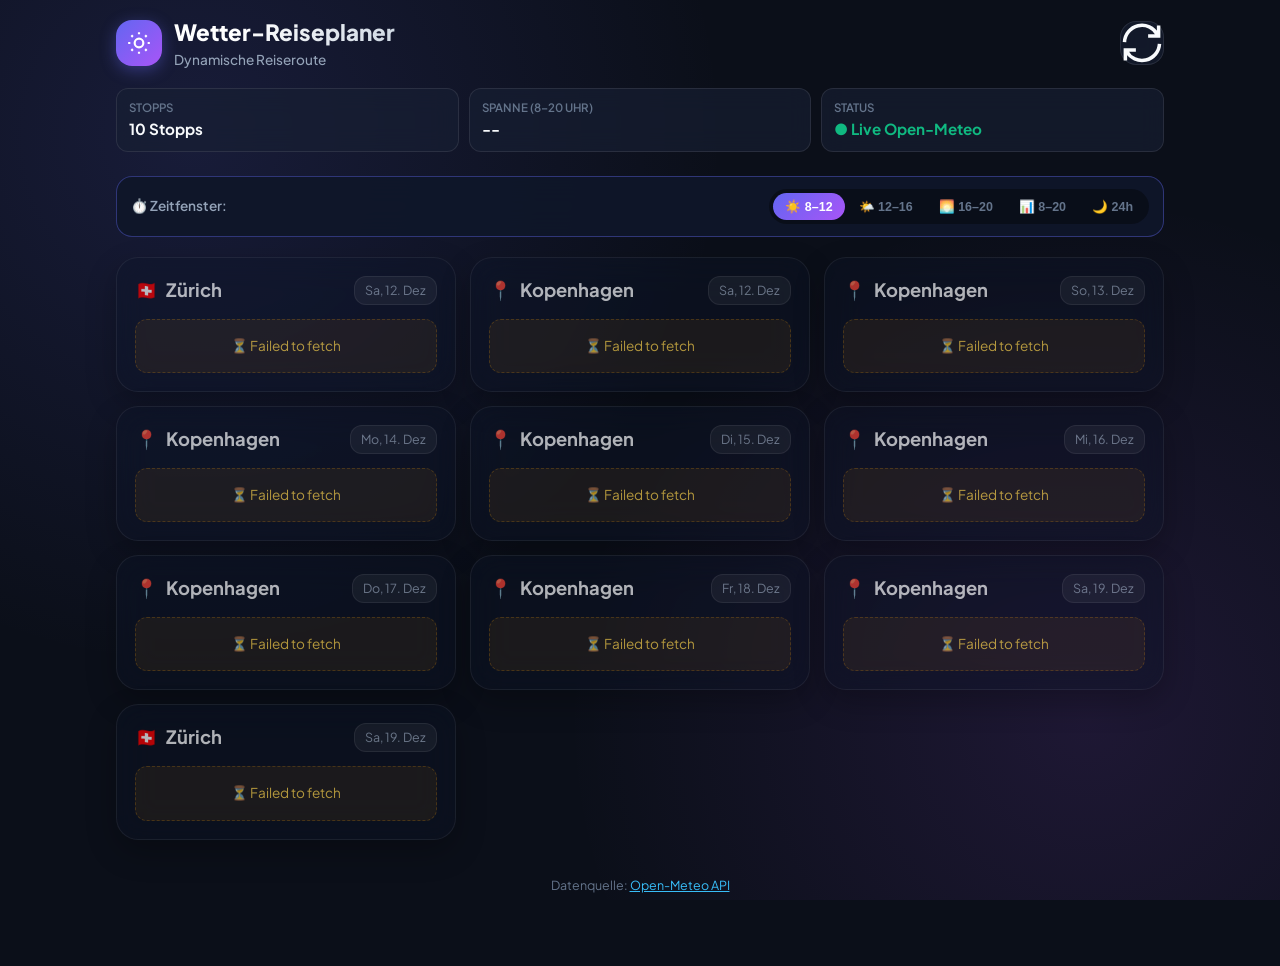
<file: index.html>
<!DOCTYPE html>
<html lang="de">
<head>
    <meta charset="UTF-8">
    <meta name="viewport" content="width=device-width, initial-scale=1.0, maximum-scale=1.0, user-scalable=no">
    <title>Wetter-Reiseplaner</title>
    <link rel="preconnect" href="https://fonts.googleapis.com">
    <link rel="preconnect" href="https://fonts.gstatic.com" crossorigin>
    <link href="https://fonts.googleapis.com/css2?family=Plus+Jakarta+Sans:wght@400;500;600;700;800&display=swap" rel="stylesheet">
    <meta name="mobile-web-app-capable" content="yes">
    <meta name="apple-mobile-web-app-capable" content="yes">
    <meta name="apple-mobile-web-app-status-bar-style" content="black-translucent">
    <meta name="theme-color" content="#0f172a">
    <style>
        :root {
            --bg-main: #0b0f19;
            --card-bg: rgba(23, 31, 51, 0.65);
            --card-border: rgba(255, 255, 255, 0.09);
            --card-border-glow: rgba(99, 102, 241, 0.4);
            --text-primary: #f8fafc;
            --text-secondary: #94a3b8;
            --text-muted: #64748b;
            --accent-indigo: #6366f1;
            --accent-purple: #a855f7;
            --accent-sky: #38bdf8;
            --accent-amber: #f59e0b;
            --accent-emerald: #10b981;
            --accent-rose: #f43f5e;
            --radius-xl: 22px;
            --radius-lg: 16px;
            --radius-md: 12px;
            --shadow-glass: 0 12px 32px 0 rgba(0, 0, 0, 0.37);
        }

        * { margin: 0; padding: 0; box-sizing: border-box; -webkit-tap-highlight-color: transparent; }
        body {
            font-family: 'Plus Jakarta Sans', system-ui, sans-serif;
            background-color: var(--bg-main);
            color: var(--text-primary);
            min-height: 100vh;
            line-height: 1.5;
            background-image: 
                radial-gradient(circle at 15% 15%, rgba(99, 102, 241, 0.15) 0%, transparent 40%),
                radial-gradient(circle at 85% 80%, rgba(168, 85, 247, 0.12) 0%, transparent 40%);
            background-attachment: fixed;
            padding-bottom: 40px;
        }

        .app-container { max-width: 1080px; margin: 0 auto; padding: 16px 16px 32px 16px; }
        .app-header { margin-bottom: 24px; }
        .header-top { display: flex; justify-content: space-between; align-items: center; margin-bottom: 18px; }
        .brand { display: flex; align-items: center; gap: 12px; }
        .brand-icon {
            width: 46px; height: 46px; border-radius: var(--radius-lg);
            background: linear-gradient(135deg, var(--accent-indigo), var(--accent-purple));
            display: flex; align-items: center; justify-content: center; color: #fff;
            box-shadow: 0 4px 16px rgba(99, 102, 241, 0.4);
        }
        .brand-icon svg { width: 26px; height: 26px; }
        h1 { font-size: 1.4rem; font-weight: 800; background: linear-gradient(135deg, #ffffff 30%, #cbd5e1); -webkit-background-clip: text; -webkit-text-fill-color: transparent; }
        .subtitle { font-size: 0.85rem; color: var(--text-secondary); font-weight: 500; }

        .icon-btn {
            width: 44px; height: 44px; border-radius: var(--radius-lg);
            background: var(--card-bg); border: 1px solid var(--card-border);
            color: var(--text-primary); display: flex; align-items: center; justify-content: center;
            cursor: pointer; backdrop-filter: blur(12px); transition: all 0.2s ease;
        }
        .icon-btn:active { transform: scale(0.94); }
        .spinning svg { animation: rotate 1s linear infinite; }
        @keyframes rotate { from { transform: rotate(0deg); } to { transform: rotate(360deg); } }

        .stats-bar { display: grid; grid-template-columns: repeat(2, 1fr); gap: 10px; margin-bottom: 18px; }
        @media (min-width: 640px) { .stats-bar { grid-template-columns: repeat(3, 1fr); } }

        .stat-card {
            background: var(--card-bg); border: 1px solid var(--card-border);
            backdrop-filter: blur(12px); border-radius: var(--radius-md); padding: 10px 12px;
            display: flex; flex-direction: column;
        }
        .stat-label { font-size: 0.72rem; color: var(--text-muted); text-transform: uppercase; font-weight: 600; }
        .stat-value { font-size: 0.95rem; font-weight: 700; color: var(--text-primary); margin-top: 2px; }

        .time-toggle-bar {
            position: sticky; top: 0; z-index: 500; display: flex; flex-wrap: wrap; gap: 10px;
            justify-content: space-between; align-items: center; background: rgba(15, 23, 42, 0.95);
            border: 1px solid var(--card-border-glow); border-radius: var(--radius-lg); padding: 12px 14px;
            margin-bottom: 20px; backdrop-filter: blur(20px);
        }
        .toggle-switch { display: flex; gap: 2px; background: rgba(0, 0, 0, 0.35); padding: 4px; border-radius: 30px; }
        .toggle-btn {
            background: transparent; border: none; color: var(--text-muted); padding: 6px 12px;
            border-radius: 20px; font-size: 0.78rem; font-weight: 600; cursor: pointer; transition: all 0.2s ease;
        }
        .toggle-btn.active { background: linear-gradient(135deg, var(--accent-indigo), var(--accent-purple)); color: #fff; }

        .loader-container { display: flex; flex-direction: column; align-items: center; justify-content: center; padding: 60px 20px; color: var(--text-secondary); gap: 14px; }
        .spinner { width: 38px; height: 38px; border: 3px solid rgba(255, 255, 255, 0.1); border-top-color: var(--accent-indigo); border-radius: 50%; animation: rotate 0.8s linear infinite; }

        .weather-grid { display: grid; grid-template-columns: 1fr; gap: 14px; }
        @media (min-width: 640px) { .weather-grid { grid-template-columns: repeat(2, 1fr); } }
        @media (min-width: 1024px) { .weather-grid { grid-template-columns: repeat(3, 1fr); } }

        .weather-card {
            background: var(--card-bg); border: 1px solid var(--card-border); backdrop-filter: blur(16px);
            border-radius: var(--radius-xl); padding: 18px; box-shadow: var(--shadow-glass); cursor: pointer;
            transition: transform 0.2s ease, border-color 0.2s ease;
        }
        .weather-card:hover { border-color: var(--card-border-glow); transform: translateY(-2px); }
        .weather-card.out-of-range { opacity: 0.7; background: rgba(15, 23, 42, 0.5); cursor: default; }

        .card-header { display: flex; justify-content: space-between; align-items: flex-start; margin-bottom: 14px; }
        .city-badge { display: flex; align-items: center; gap: 8px; font-size: 1.15rem; font-weight: 700; }
        .date-pill { background: rgba(255, 255, 255, 0.07); border: 1px solid rgba(255, 255, 255, 0.1); padding: 4px 10px; border-radius: var(--radius-md); font-size: 0.78rem; color: var(--text-secondary); }

        .card-body { display: flex; align-items: center; justify-content: space-between; margin-bottom: 16px; }
        .weather-info { display: flex; align-items: center; gap: 12px; }
        .weather-icon-wrapper { width: 48px; height: 48px; border-radius: var(--radius-md); background: rgba(255, 255, 255, 0.05); display: flex; align-items: center; justify-content: center; font-size: 1.8rem; }
        .weather-desc { font-size: 0.95rem; font-weight: 600; }
        .temp-box { text-align: right; }
        .temp-max { font-size: 1.4rem; font-weight: 800; }
        .temp-min { font-size: 0.85rem; color: var(--text-muted); }

        .card-metrics { background: rgba(0, 0, 0, 0.22); border-radius: var(--radius-md); padding: 10px 12px; display: flex; flex-direction: column; gap: 8px; font-size: 0.82rem; }
        .metric-row { display: flex; justify-content: space-between; align-items: center; }
        .metric-row.border-top { padding-top: 6px; border-top: 1px solid rgba(255, 255, 255, 0.07); }
        .metric-item { display: flex; align-items: center; gap: 6px; color: var(--text-secondary); }

        .card-click-hint {
            font-size: 0.73rem; color: var(--text-muted); text-align: right; margin-top: 10px;
            display: flex; align-items: center; justify-content: flex-end; gap: 4px; font-weight: 600;
        }
        .weather-card:hover .card-click-hint { color: var(--accent-sky); }

        .out-notice { padding: 16px; background: rgba(245, 158, 11, 0.1); border: 1px dashed rgba(245, 158, 11, 0.3); border-radius: var(--radius-md); color: #fcd34d; font-size: 0.85rem; text-align: center; }
        .hidden { display: none !important; }

        /* Modal Overlay */
        .modal-overlay {
            position: fixed; top: 0; left: 0; width: 100vw; height: 100vh;
            background: rgba(5, 8, 16, 0.82); backdrop-filter: blur(16px);
            z-index: 1000; display: flex; align-items: center; justify-content: center; padding: 16px;
        }
        .modal-card {
            background: rgba(15, 23, 42, 0.96); border: 1px solid var(--card-border-glow);
            border-radius: var(--radius-xl); width: 100%; max-width: 820px; max-height: 90vh;
            overflow-y: auto; padding: 24px; position: relative; box-shadow: 0 20px 50px rgba(0, 0, 0, 0.6);
        }
        .modal-close-btn {
            position: absolute; top: 16px; right: 16px; width: 36px; height: 36px;
            border-radius: 50%; background: rgba(255, 255, 255, 0.1); border: 1px solid rgba(255, 255, 255, 0.15);
            color: var(--text-primary); font-size: 1.4rem; cursor: pointer; display: flex; align-items: center; justify-content: center;
        }
        .modal-close-btn:hover { background: rgba(244, 63, 94, 0.2); color: var(--accent-rose); }
        .modal-header { margin-bottom: 20px; padding-right: 40px; }
        .modal-title-group { display: flex; align-items: center; gap: 12px; margin-bottom: 12px; }
        .modal-flag { font-size: 2rem; }
        .modal-city { font-size: 1.5rem; font-weight: 800; color: var(--text-primary); }
        .modal-date { font-size: 0.9rem; color: var(--text-secondary); font-weight: 500; }
        .modal-summary-pills { display: flex; flex-wrap: wrap; gap: 8px; }
        .summary-pill {
            padding: 4px 12px; border-radius: 20px; font-size: 0.82rem; font-weight: 600;
            background: rgba(255, 255, 255, 0.06); border: 1px solid rgba(255, 255, 255, 0.1);
        }
        .summary-pill.temp-pill { color: #f8fafc; border-color: rgba(99, 102, 241, 0.4); }
        .summary-pill.rain-pill { color: var(--accent-sky); border-color: rgba(56, 189, 248, 0.4); }
        .summary-pill.wind-pill { color: var(--accent-amber); border-color: rgba(245, 158, 11, 0.4); }
        .summary-pill.sun-pill { color: #fde047; border-color: rgba(250, 204, 21, 0.4); }

        .chart-legend { display: flex; gap: 16px; margin-bottom: 12px; font-size: 0.8rem; color: var(--text-secondary); }
        .legend-item { display: flex; align-items: center; gap: 6px; }
        .legend-color { width: 12px; height: 12px; border-radius: 3px; }
        .legend-color.temp-color { background: var(--accent-indigo); }
        .legend-color.rain-color { background: var(--accent-sky); }

        .chart-scroll-container {
            overflow-x: auto; background: rgba(0, 0, 0, 0.3);
            border: 1px solid var(--card-border); border-radius: var(--radius-lg); padding: 16px; margin-bottom: 20px;
        }
        .chart-wrapper { min-width: 640px; }

        .hourly-table-container { margin-top: 16px; }
        .table-title { font-size: 0.95rem; font-weight: 700; margin-bottom: 12px; color: var(--text-primary); }
        .hourly-grid { display: grid; grid-template-columns: repeat(auto-fill, minmax(80px, 1fr)); gap: 8px; }
        .hourly-card {
            background: rgba(255, 255, 255, 0.04); border: 1px solid rgba(255, 255, 255, 0.06);
            border-radius: var(--radius-md); padding: 8px 6px; text-align: center; font-size: 0.78rem;
        }
        .hourly-time { font-weight: 700; color: var(--text-secondary); margin-bottom: 4px; }
        .hourly-icon { font-size: 1.2rem; margin: 2px 0; }
        .hourly-temp { font-weight: 800; color: var(--text-primary); }
        .hourly-rain { font-size: 0.72rem; color: var(--accent-sky); margin-top: 2px; }

        .app-footer { margin-top: 36px; text-align: center; font-size: 0.78rem; color: var(--text-muted); }
    </style>
</head>
<body>
    <div class="app-container">
        <header class="app-header">
            <div class="header-top">
                <div class="brand">
                    <div class="brand-icon">
                        <svg viewBox="0 0 24 24" fill="none" stroke="currentColor" stroke-width="2"><path d="M12 2v2M12 20v2M4.93 4.93l1.41 1.41M17.66 17.66l1.41 1.41M2 12h2M20 12h2M6.34 17.66l-1.41 1.41M19.07 4.93l-1.41 1.41"/><path d="M16 12a4 4 0 11-8 0 4 4 0 018 0z"/></svg>
                    </div>
                    <div>
                        <h1>Wetter-Reiseplaner</h1>
                        <p class="subtitle">Dynamische Reiseroute</p>
                    </div>
                </div>
                <button id="refresh-btn" class="icon-btn" title="Aktualisieren">
                    <svg viewBox="0 0 24 24" fill="none" stroke="currentColor" stroke-width="2"><path d="M21.5 2v6h-6M2.5 22v-6h6M2 11.5a10 10 0 0118.8-4.3M22 12.5a10 10 0 01-18.8 4.2"/></svg>
                </button>
            </div>

            <div class="stats-bar">
                <div class="stat-card">
                    <span class="stat-label">Stopps</span>
                    <span class="stat-value" id="stat-count">0 Stopps</span>
                </div>
                <div class="stat-card">
                    <span class="stat-label">Spanne (8–20 Uhr)</span>
                    <span class="stat-value" id="stat-temp-range">--</span>
                </div>
                <div class="stat-card">
                    <span class="stat-label">Status</span>
                    <span class="stat-value" style="color: var(--accent-emerald);">● Live Open-Meteo</span>
                </div>
            </div>
        </header>

        <div class="time-toggle-bar">
            <div style="font-size:0.85rem; font-weight:600; color:var(--text-secondary);">⏱️ Zeitfenster:</div>
            <div class="toggle-switch">
                <button class="toggle-btn active" data-time="8-12">☀️ 8–12</button>
                <button class="toggle-btn" data-time="12-16">🌤️ 12–16</button>
                <button class="toggle-btn" data-time="16-20">🌅 16–20</button>
                <button class="toggle-btn" data-time="8-20">📊 8–20</button>
                <button class="toggle-btn" data-time="24h">🌙 24h</button>
            </div>
        </div>

        <main>
            <div id="loader" class="loader-container">
                <div class="spinner"></div>
                <p>Lade Wetter- & Reisedaten...</p>
            </div>
            <div id="weather-grid" class="weather-grid hidden"></div>
        </main>

        <footer class="app-footer">
            <p>Datenquelle: <a href="https://open-meteo.com/" target="_blank" style="color: var(--accent-sky);">Open-Meteo API</a></p>
        </footer>
    </div>

    <!-- Trend Modal -->
    <div id="trend-modal" class="modal-overlay hidden" role="dialog" aria-modal="true">
        <div class="modal-card">
            <button id="modal-close-btn" class="modal-close-btn" aria-label="Schließen">&times;</button>
            
            <div class="modal-header">
                <div class="modal-title-group">
                    <span id="modal-city-flag" class="modal-flag">📍</span>
                    <div>
                        <h2 id="modal-city-name" class="modal-city">Stadt</h2>
                        <p id="modal-date-text" class="modal-date">Datum</p>
                    </div>
                </div>
                <div class="modal-summary-pills">
                    <span id="modal-summary-temp" class="summary-pill temp-pill">--°C</span>
                    <span id="modal-summary-rain" class="summary-pill rain-pill">--</span>
                    <span id="modal-summary-wind" class="summary-pill wind-pill">--</span>
                    <span id="modal-summary-sun" class="summary-pill sun-pill">--</span>
                </div>
            </div>

            <div class="modal-body">
                <div class="chart-legend">
                    <div class="legend-item"><span class="legend-color temp-color"></span> Temperatur (°C)</div>
                    <div class="legend-item"><span class="legend-color rain-color"></span> Niederschlag (mm / %)</div>
                </div>
                
                <div class="chart-scroll-container">
                    <div id="chart-wrapper" class="chart-wrapper"></div>
                </div>

                <div class="hourly-table-container">
                    <h3 class="table-title">Stündlicher Verlauf (24 Stunden)</h3>
                    <div id="hourly-table" class="hourly-grid"></div>
                </div>
            </div>
        </div>
    </div>

    <script>
        const WEATHER_META = {
            0: { text: "Klar", icon: "☀️" }, 1: { text: "Meist sonnig", icon: "🌤️" }, 2: { text: "Teilweise bewölkt", icon: "⛅" },
            3: { text: "Bedeckt", icon: "☁️" }, 45: { text: "Nebel", icon: "🌫️" }, 48: { text: "Reifnebel", icon: "🌫️" },
            51: { text: "Leichter Niesel", icon: "🌦️" }, 53: { text: "Nieselregen", icon: "🌧️" }, 55: { text: "Starker Niesel", icon: "🌧️" },
            61: { text: "Leichter Regen", icon: "🌧️" }, 63: { text: "Mäßiger Regen", icon: "🌧️" }, 65: { text: "Starker Regen", icon: "🌧️" },
            71: { text: "Leichter Schnee", icon: "❄️" }, 75: { text: "Starker Schnee", icon: "❄️" },
            80: { text: "Leichte Schauer", icon: "🌦️" }, 81: { text: "Regenschauer", icon: "🌧️" }, 82: { text: "Starke Schauer", icon: "🌧️" },
            95: { text: "Gewitter", icon: "⛈️" }
        };

        const COUNTRY_FLAGS = { "DE": "🇩🇪", "IE": "🇮🇪", "UK": "🇬🇧", "CH": "🇨🇭", "FR": "🇫🇷", "IT": "🇮🇹", "AT": "🇦🇹", "ES": "🇪🇸" };
        const TIME_SLOTS = {
            '8-12': { minHour: 8, maxHour: 12 }, '12-16': { minHour: 12, maxHour: 16 },
            '16-20': { minHour: 16, maxHour: 20 }, '8-20': { minHour: 8, maxHour: 20 },
            '24h': { minHour: 0, maxHour: 23 }
        };

        let TARGETS = [];
        let weatherDataStore = [];
        let currentTimeMode = '8-12';

        document.addEventListener('DOMContentLoaded', () => {
            setupEventListeners();
            fetchWeatherData();
        });

        function setupEventListeners() {
            const refreshBtn = document.getElementById('refresh-btn');
            if (refreshBtn) {
                refreshBtn.addEventListener('click', () => {
                    refreshBtn.classList.add('spinning');
                    fetchWeatherData().finally(() => setTimeout(() => refreshBtn.classList.remove('spinning'), 600));
                });
            }

            document.querySelectorAll('.toggle-btn').forEach(btn => {
                btn.addEventListener('click', (e) => {
                    document.querySelectorAll('.toggle-btn').forEach(b => b.classList.remove('active'));
                    e.target.classList.add('active');
                    currentTimeMode = e.target.getAttribute('data-time');
                    renderGrid();
                });
            });

            const modal = document.getElementById('trend-modal');
            const closeBtn = document.getElementById('modal-close-btn');
            if (closeBtn) closeBtn.addEventListener('click', closeTrendModal);
            if (modal) {
                modal.addEventListener('click', (e) => { if (e.target === modal) closeTrendModal(); });
            }
            document.addEventListener('keydown', (e) => { if (e.key === 'Escape') closeTrendModal(); });
        }

        async function fetchWeatherData() {
            showLoader(true);
            weatherDataStore = [];

            try {
                const res = await fetch('./trips.json?v=' + Date.now());
                if (!res.ok) throw new Error(`HTTP ${res.status}: trips.json nicht erreichbar`);
                TARGETS = await res.json();

                if (!Array.isArray(TARGETS) || TARGETS.length === 0) {
                    throw new Error("trips.json enthält keine Stopps.");
                }

                document.getElementById('stat-count').textContent = `${TARGETS.length} Stopps`;

                const results = [];
                for (const item of TARGETS) {
                    const data = await fetchForecastForTarget(item);
                    results.push(data);
                    await new Promise(r => setTimeout(r, 60));
                }

                weatherDataStore = results;
                updateOverallStats();
                renderGrid();
            } catch (err) {
                console.error("Fehler:", err);
                const grid = document.getElementById('weather-grid');
                grid.innerHTML = `<div class="out-notice" style="grid-column:1/-1; color:#fca5a5;">⚠️ ${err.message}</div>`;
            } finally {
                showLoader(false);
            }
        }

        async function fetchForecastForTarget(target) {
            const url = `https://api.open-meteo.com/v1/forecast?latitude=${target.lat}&longitude=${target.lon}&hourly=temperature_2m,precipitation_probability,precipitation,weathercode,wind_speed_10m,wind_gusts_10m&daily=sunrise,sunset&wind_speed_unit=kmh&timezone=auto&forecast_days=16&past_days=16`;
            
            try {
                const res = await fetch(url);
                if (!res.ok) throw new Error(`HTTP ${res.status}`);
                const data = await res.json();
                
                const hourly = data.hourly || {};
                const times = hourly.time || [];
                const daily = data.daily || {};

                const dayIndices = [];
                for (let i = 0; i < times.length; i++) {
                    if (times[i].startsWith(target.date)) dayIndices.push(i);
                }

                if (dayIndices.length === 0) {
                    return { ...target, available: false, reason: "Datum außerhalb des Zeitfensters" };
                }

                let sunriseStr = '--:--', sunsetStr = '--:--';
                if (daily.time && daily.sunrise && daily.sunset) {
                    const dIdx = daily.time.indexOf(target.date);
                    if (dIdx !== -1) {
                        sunriseStr = daily.sunrise[dIdx]?.split('T')[1]?.substring(0, 5) || '--:--';
                        sunsetStr = daily.sunset[dIdx]?.split('T')[1]?.substring(0, 5) || '--:--';
                    }
                }

                const hourlyDetails = dayIndices.map(i => ({
                    hour: parseInt(times[i].split('T')[1].split(':')[0], 10),
                    hourStr: times[i].split('T')[1]?.substring(0, 5) || `${i}:00`,
                    temp: hourly.temperature_2m?.[i],
                    rainProb: hourly.precipitation_probability?.[i],
                    rainSum: hourly.precipitation?.[i],
                    weatherCode: hourly.weathercode?.[i],
                    windSpeed: hourly.wind_speed_10m?.[i],
                    windGusts: hourly.wind_gusts_10m?.[i]
                }));

                const slotsData = {};
                Object.keys(TIME_SLOTS).forEach(slotKey => {
                    const slot = TIME_SLOTS[slotKey];
                    const slotItems = hourlyDetails.filter(h => h.hour >= slot.minHour && h.hour <= slot.maxHour);
                    
                    const temps = slotItems.map(h => h.temp).filter(v => v != null);
                    const rainProbs = slotItems.map(h => h.rainProb).filter(v => v != null);
                    const rainSums = slotItems.map(h => h.rainSum).filter(v => v != null);
                    const winds = slotItems.map(h => h.windSpeed).filter(v => v != null);
                    const gusts = slotItems.map(h => h.windGusts).filter(v => v != null);
                    const codes = slotItems.map(h => h.weatherCode).filter(v => v != null);

                    const code = codes.length ? codes[0] : 0;
                    const meta = WEATHER_META[code] || { text: "Heiter", icon: "🌤️" };

                    slotsData[slotKey] = {
                        condition: meta.text,
                        icon: meta.icon,
                        tMax: temps.length ? Math.max(...temps) : null,
                        tMin: temps.length ? Math.min(...temps) : null,
                        rainProb: rainProbs.length ? Math.max(...rainProbs) : 0,
                        rainSum: rainSums.length ? rainSums.reduce((a, b) => a + b, 0) : 0,
                        windMax: winds.length ? Math.max(...winds) : 0,
                        windGustsMax: gusts.length ? Math.max(...gusts) : 0
                    };
                });

                return { ...target, available: true, sunrise: sunriseStr, sunset: sunsetStr, slots: slotsData, hourlyDetails };
            } catch (err) {
                return { ...target, available: false, reason: err.message };
            }
        }

        function updateOverallStats() {
            let overallMin = Infinity, overallMax = -Infinity, hasData = false;
            weatherDataStore.forEach(item => {
                if (item.available && item.hourlyDetails) {
                    item.hourlyDetails.forEach(h => {
                        if (h.hour >= 8 && h.hour <= 20 && h.temp != null) {
                            if (h.temp < overallMin) overallMin = h.temp;
                            if (h.temp > overallMax) overallMax = h.temp;
                            hasData = true;
                        }
                    });
                }
            });

            const statEl = document.getElementById('stat-temp-range');
            if (statEl) {
                statEl.innerHTML = hasData ? `${overallMin.toFixed(1)}° <span style="font-weight:400;color:var(--text-muted);font-size:0.8rem;">bis</span> ${overallMax.toFixed(1)}°C` : '--';
            }
        }

        function renderGrid() {
            const grid = document.getElementById('weather-grid');
            grid.innerHTML = '';

            if (!weatherDataStore || weatherDataStore.length === 0) {
                grid.innerHTML = `<div class="out-notice" style="grid-column: 1/-1;">Keine Stopps geladen.</div>`;
                return;
            }

            weatherDataStore.forEach(item => {
                const card = document.createElement('div');
                card.className = `weather-card ${!item.available ? 'out-of-range' : ''}`;
                const flag = COUNTRY_FLAGS[item.country] || '📍';
                const formattedDate = formatDateString(item.date);

                if (!item.available) {
                    card.innerHTML = `
                        <div class="card-header">
                            <div class="city-badge"><span>${flag}</span> <span>${item.city}</span></div>
                            <div class="date-pill">${formattedDate}</div>
                        </div>
                        <div class="out-notice">⏳ ${item.reason}</div>
                    `;
                } else {
                    const stats = item.slots[currentTimeMode] || item.slots['8-12'] || item.slots['24h'];
                    card.innerHTML = `
                        <div class="card-header">
                            <div class="city-badge"><span>${flag}</span> <span>${item.city}</span></div>
                            <div class="date-pill">${formattedDate}</div>
                        </div>
                        <div class="card-body">
                            <div class="weather-info">
                                <div class="weather-icon-wrapper">${stats.icon}</div>
                                <div class="weather-desc">${stats.condition}</div>
                            </div>
                            <div class="temp-box">
                                <div class="temp-max">${stats.tMax?.toFixed(1) || '--'}°C</div>
                                <div class="temp-min">Min ${stats.tMin?.toFixed(1) || '--'}°C</div>
                            </div>
                        </div>
                        <div class="card-metrics">
                            <div class="metric-row">
                                <span class="metric-item">🌧️ Regen: <strong>${stats.rainProb}%</strong> (${stats.rainSum?.toFixed(1)} mm)</span>
                                <span class="metric-item">💨 Wind: <strong>${Math.round(stats.windMax)} km/h</strong></span>
                            </div>
                            <div class="metric-row border-top">
                                <span class="metric-item">🌅 Auf: <strong>${item.sunrise}</strong></span>
                                <span class="metric-item">🌇 Unter: <strong>${item.sunset}</strong></span>
                            </div>
                        </div>
                        <div class="card-click-hint">
                            <span>📈 Trendgraph anzeigen</span> &rarr;
                        </div>
                    `;

                    card.addEventListener('click', () => {
                        openTrendModal(item);
                    });
                }
                grid.appendChild(card);
            });
        }

        function openTrendModal(item) {
            const modal = document.getElementById('trend-modal');
            if (!modal) return;

            const flag = COUNTRY_FLAGS[item.country] || '📍';
            const formattedDate = formatDateStringFull(item.date);
            const dayStats = item.slots ? item.slots['24h'] : null;

            document.getElementById('modal-city-flag').textContent = flag;
            document.getElementById('modal-city-name').textContent = item.city;
            document.getElementById('modal-date-text').textContent = formattedDate;

            if (dayStats) {
                document.getElementById('modal-summary-temp').textContent = `${dayStats.icon} Max ${dayStats.tMax?.toFixed(1)}°C / Min ${dayStats.tMin?.toFixed(1)}°C`;
                document.getElementById('modal-summary-rain').textContent = `🌧️ ${dayStats.rainProb}% (${dayStats.rainSum?.toFixed(1)} mm)`;
                document.getElementById('modal-summary-wind').textContent = `💨 Max ${Math.round(dayStats.windMax || 0)} km/h`;
            }
            document.getElementById('modal-summary-sun').textContent = `☀️ 🌅 ${item.sunrise || '--:--'} • 🌇 ${item.sunset || '--:--'}`;

            const chartWrapper = document.getElementById('chart-wrapper');
            if (chartWrapper && item.hourlyDetails) {
                chartWrapper.innerHTML = generateTrendSVG(item.hourlyDetails);
            }

            const hourlyGrid = document.getElementById('hourly-table');
            if (hourlyGrid && item.hourlyDetails) {
                hourlyGrid.innerHTML = '';
                item.hourlyDetails.forEach(h => {
                    const icon = h.weatherCode !== null ? (WEATHER_META[h.weatherCode]?.icon || '❓') : '⏳';
                    const cardEl = document.createElement('div');
                    cardEl.className = 'hourly-card';
                    cardEl.innerHTML = `
                        <div class="hourly-time">${h.hourStr}</div>
                        <div class="hourly-icon">${icon}</div>
                        <div class="hourly-temp">${h.temp !== null ? h.temp.toFixed(1) + '°' : '--'}</div>
                        <div class="hourly-rain">${h.rainProb || 0}% (${h.rainSum ? h.rainSum.toFixed(1) : '0'}mm)</div>
                    `;
                    hourlyGrid.appendChild(cardEl);
                });
            }

            modal.classList.remove('hidden');
            document.body.style.overflow = 'hidden';
        }

        function closeTrendModal() {
            const modal = document.getElementById('trend-modal');
            if (modal) modal.classList.add('hidden');
            document.body.style.overflow = '';
        }

        function generateTrendSVG(hourlyList) {
            if (!hourlyList || !hourlyList.length) return '<p>Keine Stundendaten vorhanden.</p>';

            const svgWidth = 720;
            const svgHeight = 220;
            const paddingLeft = 35;
            const paddingRight = 35;
            const paddingTop = 35;
            const paddingBottom = 45;

            const graphW = svgWidth - paddingLeft - paddingRight;
            const graphH = svgHeight - paddingTop - paddingBottom;

            const temps = hourlyList.map(d => d.temp).filter(v => v != null);
            const rainSums = hourlyList.map(d => d.rainSum).filter(v => v != null);
            const rainProbs = hourlyList.map(d => d.rainProb).filter(v => v != null);

            let minT = Math.min(...temps);
            let maxT = Math.max(...temps);
            if (minT === maxT) { minT -= 1; maxT += 1; }
            const tempRange = maxT - minT;

            const maxRainSum = Math.max(...rainSums, 1);
            const n = hourlyList.length;
            const stepX = graphW / (n - 1);

            let barsSVG = '';
            for (let i = 0; i < n; i++) {
                const d = hourlyList[i];
                const x = paddingLeft + i * stepX;
                const rVal = d.rainSum || 0;
                const rProb = d.rainProb || 0;
                
                let barH = 0;
                if (rVal > 0) {
                    barH = Math.min(graphH * 0.75, (rVal / maxRainSum) * (graphH * 0.65) + 8);
                } else if (rProb > 0) {
                    barH = (rProb / 100) * (graphH * 0.4);
                }

                if (barH > 0) {
                    const barW = Math.max(6, stepX * 0.55);
                    const barX = x - barW / 2;
                    const barY = paddingTop + graphH - barH;
                    
                    barsSVG += `
                        <rect x="${barX.toFixed(1)}" y="${barY.toFixed(1)}" width="${barW.toFixed(1)}" height="${barH.toFixed(1)}" 
                              rx="3" fill="url(#rainGrad)" opacity="0.85">
                            <title>${d.hourStr} Uhr: ${rVal.toFixed(1)} mm (${rProb}% Regenwahrscheinlichkeit)</title>
                        </rect>
                    `;
                    
                    if (rVal >= 0.2 || rProb >= 40) {
                        const labelText = rVal > 0 ? `${rVal.toFixed(1)}m` : `${rProb}%`;
                        barsSVG += `
                            <text x="${x.toFixed(1)}" y="${(barY - 4).toFixed(1)}" text-anchor="middle" fill="#38bdf8" font-size="9" font-weight="600">${labelText}</text>
                        `;
                    }
                }
            }

            const points = [];
            for (let i = 0; i < n; i++) {
                const d = hourlyList[i];
                const x = paddingLeft + i * stepX;
                const y = paddingTop + graphH - ((d.temp - minT) / tempRange) * (graphH * 0.75) - 10;
                points.push({ x, y, temp: d.temp, hour: d.hour, icon: d.weatherCode !== null ? (WEATHER_META[d.weatherCode]?.icon || '') : '' });
            }

            let dLine = `M ${points[0].x.toFixed(1)} ${points[0].y.toFixed(1)}`;
            for (let i = 1; i < points.length; i++) {
                const pPrev = points[i - 1];
                const pCurr = points[i];
                const cpX1 = pPrev.x + stepX * 0.4;
                const cpY1 = pPrev.y;
                const cpX2 = pCurr.x - stepX * 0.4;
                const cpY2 = pCurr.y;
                dLine += ` C ${cpX1.toFixed(1)} ${cpY1.toFixed(1)}, ${cpX2.toFixed(1)} ${cpY2.toFixed(1)}, ${pCurr.x.toFixed(1)} ${pCurr.y.toFixed(1)}`;
            }

            const dArea = `${dLine} L ${points[points.length - 1].x.toFixed(1)} ${(paddingTop + graphH).toFixed(1)} L ${points[0].x.toFixed(1)} ${(paddingTop + graphH).toFixed(1)} Z`;

            let pointsSVG = '';
            let xLabelsSVG = '';

            for (let i = 0; i < n; i++) {
                const pt = points[i];
                const showLabel = (i % 2 === 0 || i === n - 1);
                
                if (showLabel) {
                    pointsSVG += `
                        <circle cx="${pt.x.toFixed(1)}" cy="${pt.y.toFixed(1)}" r="4.5" fill="#6366f1" stroke="#ffffff" stroke-width="2"/>
                        <text x="${pt.x.toFixed(1)}" y="${(pt.y - 8).toFixed(1)}" text-anchor="middle" fill="#ffffff" font-size="10" font-weight="700">${pt.temp.toFixed(1)}°</text>
                    `;

                    xLabelsSVG += `
                        <text x="${pt.x.toFixed(1)}" y="${(paddingTop + graphH + 18).toFixed(1)}" text-anchor="middle" fill="#94a3b8" font-size="10" font-weight="600">${pt.hour < 10 ? '0' + pt.hour : pt.hour}:00</text>
                        <text x="${pt.x.toFixed(1)}" y="${(paddingTop + graphH + 34).toFixed(1)}" text-anchor="middle" font-size="12">${pt.icon}</text>
                    `;
                }
            }

            return `
                <svg viewBox="0 0 ${svgWidth} ${svgHeight}" width="100%" height="auto" style="overflow: visible;">
                    <defs>
                        <linearGradient id="tempGrad" x1="0" y1="0" x2="0" y2="1">
                            <stop offset="0%" stop-color="#6366f1" stop-opacity="0.45"/>
                            <stop offset="100%" stop-color="#6366f1" stop-opacity="0.0"/>
                        </linearGradient>
                        <linearGradient id="rainGrad" x1="0" y1="0" x2="0" y2="1">
                            <stop offset="0%" stop-color="#38bdf8" stop-opacity="0.9"/>
                            <stop offset="100%" stop-color="#6366f1" stop-opacity="0.5"/>
                        </linearGradient>
                    </defs>

                    <line x1="${paddingLeft}" y1="${paddingTop + graphH}" x2="${svgWidth - paddingRight}" y2="${paddingTop + graphH}" stroke="rgba(255,255,255,0.1)" stroke-width="1"/>
                    ${barsSVG}
                    <path d="${dArea}" fill="url(#tempGrad)"/>
                    <path d="${dLine}" fill="none" stroke="#6366f1" stroke-width="3" stroke-linecap="round"/>
                    ${pointsSVG}
                    ${xLabelsSVG}
                </svg>
            `;
        }

        function formatDateString(isoStr) {
            const parts = isoStr.split('-');
            if (parts.length !== 3) return isoStr;
            const d = new Date(parseInt(parts[0]), parseInt(parts[1]) - 1, parseInt(parts[2]));
            const days = ['So', 'Mo', 'Di', 'Mi', 'Do', 'Fr', 'Sa'];
            const months = ['Jan', 'Feb', 'Mär', 'Apr', 'Mai', 'Jun', 'Jul', 'Aug', 'Sep', 'Okt', 'Nov', 'Dez'];
            return `${days[d.getDay()]}, ${String(d.getDate()).padStart(2, '0')}. ${months[d.getMonth()]}`;
        }

        function formatDateStringFull(isoStr) {
            const parts = isoStr.split('-');
            if (parts.length !== 3) return isoStr;
            const d = new Date(parseInt(parts[0]), parseInt(parts[1]) - 1, parseInt(parts[2]));
            const days = ['Sonntag', 'Montag', 'Dienstag', 'Mittwoch', 'Donnerstag', 'Freitag', 'Samstag'];
            const months = ['Januar', 'Februar', 'März', 'April', 'Mai', 'Juni', 'Juli', 'August', 'September', 'Oktober', 'November', 'Dezember'];
            return `${days[d.getDay()]}, ${String(d.getDate()).padStart(2, '0')}. ${months[d.getMonth()]} ${d.getFullYear()}`;
        }

        function showLoader(visible) {
            document.getElementById('loader').classList.toggle('hidden', !visible);
            document.getElementById('weather-grid').classList.toggle('hidden', visible);
        }
    </script>
</body>
</html>
</file>
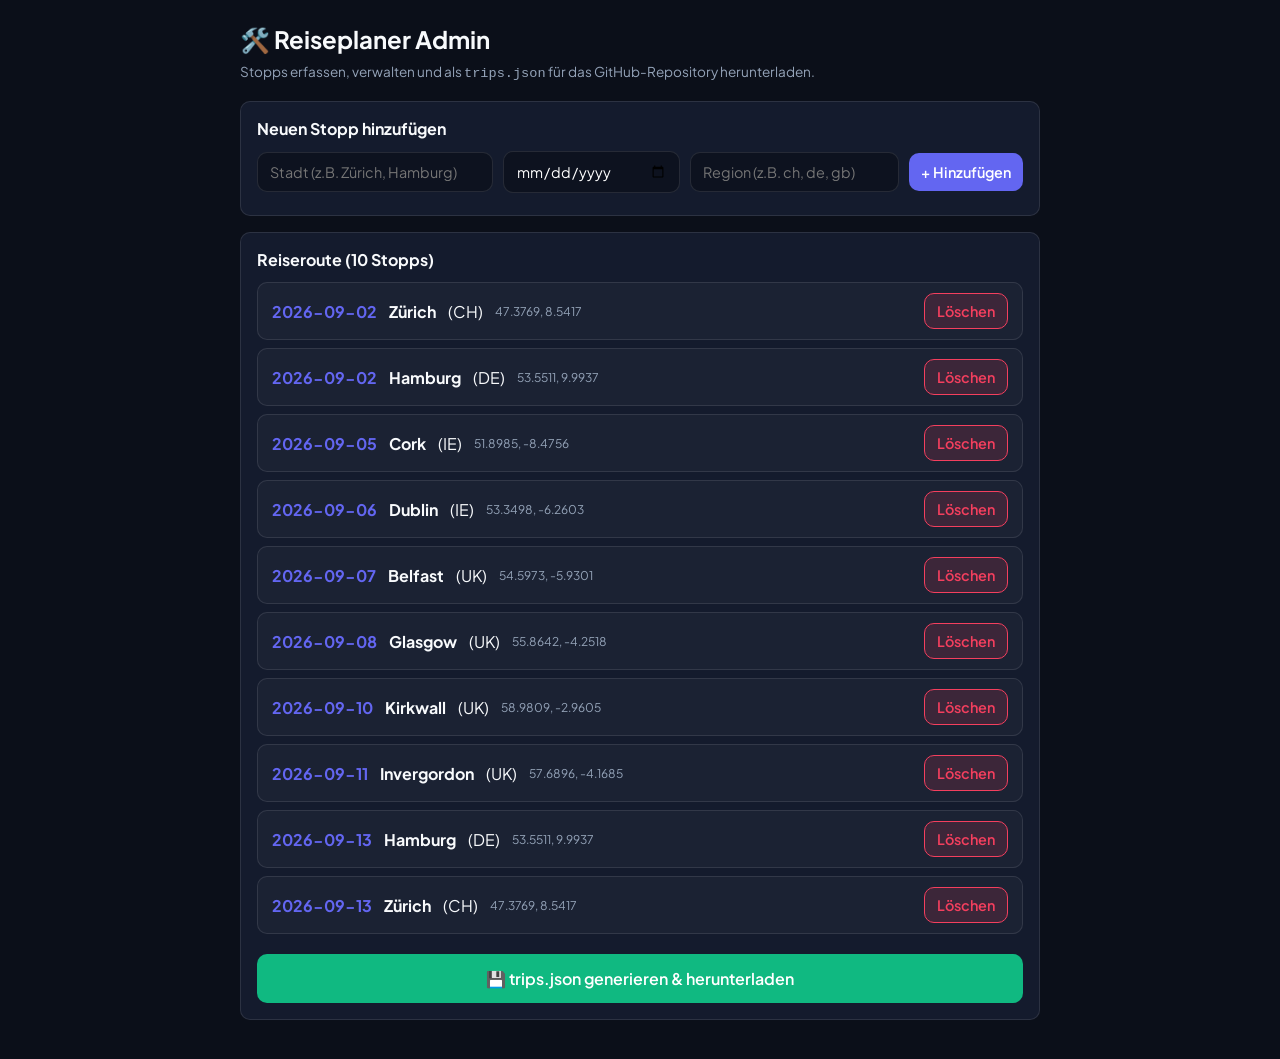
<file: admin.html>
<!DOCTYPE html>
<html lang="de">
<head>
    <meta charset="UTF-8">
    <meta name="viewport" content="width=device-width, initial-scale=1.0">
    <title>Reise-Planer Admin</title>
    <link href="https://fonts.googleapis.com/css2?family=Plus+Jakarta+Sans:wght@400;600;700;800&display=swap" rel="stylesheet">
    <style>
        :root {
            --bg-main: #0b0f19;
            --card-bg: rgba(23, 31, 51, 0.8);
            --card-border: rgba(255, 255, 255, 0.1);
            --text-primary: #f8fafc;
            --text-muted: #94a3b8;
            --accent-indigo: #6366f1;
            --accent-emerald: #10b981;
            --accent-rose: #f43f5e;
            --radius-md: 10px;
        }

        * { box-sizing: border-box; margin: 0; padding: 0; }
        body {
            font-family: 'Plus Jakarta Sans', sans-serif;
            background: var(--bg-main);
            color: var(--text-primary);
            padding: 24px;
        }

        .container { max-width: 800px; margin: 0 auto; }
        h1 { font-size: 1.5rem; margin-bottom: 8px; }
        p.subtitle { color: var(--text-muted); font-size: 0.85rem; margin-bottom: 20px; }

        .card {
            background: var(--card-bg);
            border: 1px solid var(--card-border);
            border-radius: var(--radius-md);
            padding: 16px;
            margin-bottom: 16px;
        }

        .form-row {
            display: grid;
            grid-template-columns: 2fr 1.5fr 1fr auto;
            gap: 10px;
            align-items: center;
        }

        @media (max-width: 600px) {
            .form-row { grid-template-columns: 1fr; }
        }

        input, select, button {
            font-family: inherit;
            font-size: 0.9rem;
            padding: 10px 12px;
            border-radius: var(--radius-md);
            border: 1px solid var(--card-border);
            background: rgba(0, 0, 0, 0.3);
            color: #fff;
            outline: none;
        }

        input:focus { border-color: var(--accent-indigo); }

        .btn {
            cursor: pointer;
            font-weight: 600;
            transition: opacity 0.2s;
            border: none;
        }
        .btn:hover { opacity: 0.9; }
        .btn-add { background: var(--accent-indigo); color: #fff; }
        .btn-save { background: var(--accent-emerald); color: #fff; font-size: 1rem; width: 100%; padding: 14px; }
        .btn-del { background: rgba(244, 63, 94, 0.15); color: var(--accent-rose); border: 1px solid var(--accent-rose); padding: 8px 12px; }

        .stop-list { display: flex; flex-direction: column; gap: 8px; margin-bottom: 20px; }
        .stop-item {
            display: flex;
            justify-content: space-between;
            align-items: center;
            background: rgba(255, 255, 255, 0.03);
            border: 1px solid var(--card-border);
            padding: 10px 14px;
            border-radius: var(--radius-md);
        }
        .stop-info { display: flex; gap: 12px; align-items: center; }
        .stop-date { color: var(--accent-indigo); font-weight: 700; }
        .stop-coords { font-size: 0.75rem; color: var(--text-muted); }
    </style>
</head>
<body>
    <div class="container">
        <h1>🛠️ Reiseplaner Admin</h1>
        <p class="subtitle">Stopps erfassen, verwalten und als <code>trips.json</code> für das GitHub-Repository herunterladen.</p>

        <!-- Stopp hinzufügen -->
        <div class="card">
            <h2 style="font-size: 1rem; margin-bottom: 12px;">Neuen Stopp hinzufügen</h2>
            <div class="form-row">
                <input type="text" id="city-input" placeholder="Stadt (z.B. Zürich, Hamburg)" required>
                <input type="date" id="date-input" required>
                <input type="text" id="region-input" placeholder="Region (z.B. ch, de, gb)">
                <button class="btn btn-add" id="add-btn">+ Hinzufügen</button>
            </div>
            <p id="geo-status" style="font-size: 0.75rem; color: var(--accent-emerald); margin-top: 6px;"></p>
        </div>

        <!-- Aktuelle Route -->
        <div class="card">
            <h2 style="font-size: 1rem; margin-bottom: 12px;">Reiseroute (<span id="stop-count">0</span> Stopps)</h2>
            <div id="stop-list" class="stop-list"></div>
            <button class="btn btn-save" id="download-btn">💾 trips.json generieren & herunterladen</button>
        </div>
    </div>

    <script>
        let targets = [
            { city: "Zürich", country: "CH", lat: 47.3769, lon: 8.5417, date: "2026-09-02", region: "ch" },
            { city: "Hamburg", country: "DE", lat: 53.5511, lon: 9.9937, date: "2026-09-02", region: "hamburg" },
            { city: "Cork", country: "IE", lat: 51.8985, lon: -8.4756, date: "2026-09-05", region: "gb" },
            { city: "Dublin", country: "IE", lat: 53.3498, lon: -6.2603, date: "2026-09-06", region: "gb" },
            { city: "Belfast", country: "UK", lat: 54.5973, lon: -5.9301, date: "2026-09-07", region: "gb" },
            { city: "Glasgow", country: "UK", lat: 55.8642, lon: -4.2518, date: "2026-09-08", region: "gb" },
            { city: "Kirkwall", country: "UK", lat: 58.9809, lon: -2.9605, date: "2026-09-10", region: "gb" },
            { city: "Invergordon", country: "UK", lat: 57.6896, lon: -4.1685, date: "2026-09-11", region: "gb" },
            { city: "Hamburg", country: "DE", lat: 53.5511, lon: 9.9937, date: "2026-09-13", region: "hamburg" },
            { city: "Zürich", country: "CH", lat: 47.3769, lon: 8.5417, date: "2026-09-13", region: "ch" }
        ];

        document.addEventListener('DOMContentLoaded', () => {
            renderList();

            document.getElementById('add-btn').addEventListener('click', async () => {
                const city = document.getElementById('city-input').value.trim();
                const date = document.getElementById('date-input').value;
                const region = document.getElementById('region-input').value.trim().toLowerCase() || 'all';
                const status = document.getElementById('geo-status');

                if (!city || !date) {
                    alert('Bitte Stadt und Datum ausfüllen!');
                    return;
                }

                status.textContent = 'Suche Koordinaten via Geocoding...';
                
                try {
                    const geoRes = await fetch(`https://geocoding-api.open-meteo.com/v1/search?name=${encodeURIComponent(city)}&count=1&language=de&format=json`);
                    const geoData = await geoRes.json();

                    if (!geoData.results || geoData.results.length === 0) {
                        alert(`Ort "${city}" wurde nicht gefunden.`);
                        status.textContent = '';
                        return;
                    }

                    const match = geoData.results[0];
                    targets.push({
                        city: match.name,
                        country: match.country_code ? match.country_code.toUpperCase() : "DE",
                        lat: parseFloat(match.latitude.toFixed(4)),
                        lon: parseFloat(match.longitude.toFixed(4)),
                        date: date,
                        region: region
                    });

                    // Nach Datum sortieren
                    targets.sort((a, b) => new Date(a.date) - new Date(b.date));

                    status.textContent = `Gefunden: ${match.name} (${match.country_code}) [${match.latitude.toFixed(2)}, ${match.longitude.toFixed(2)}]`;
                    document.getElementById('city-input').value = '';
                    renderList();
                } catch (e) {
                    alert('Fehler bei der Geocoding-Abfrage.');
                    status.textContent = '';
                }
            });

            document.getElementById('download-btn').addEventListener('click', () => {
                const dataStr = "data:text/json;charset=utf-8," + encodeURIComponent(JSON.stringify(targets, null, 2));
                const dlAnchor = document.createElement('a');
                dlAnchor.setAttribute("href", dataStr);
                dlAnchor.setAttribute("download", "trips.json");
                document.body.appendChild(dlAnchor);
                dlAnchor.click();
                dlAnchor.remove();
            });
        });

        function renderList() {
            const list = document.getElementById('stop-list');
            const count = document.getElementById('stop-count');
            list.innerHTML = '';
            count.textContent = targets.length;

            targets.forEach((item, index) => {
                const el = document.createElement('div');
                el.className = 'stop-item';
                el.innerHTML = `
                    <div class="stop-info">
                        <span class="stop-date">${item.date}</span>
                        <strong>${item.city}</strong> (${item.country})
                        <span class="stop-coords">${item.lat}, ${item.lon}</span>
                    </div>
                    <button class="btn btn-del" onclick="removeStop(${index})">Löschen</button>
                `;
                list.appendChild(el);
            });
        }

        window.removeStop = function(index) {
            targets.splice(index, 1);
            renderList();
        };
    </script>
</body>
</html>
</file>
